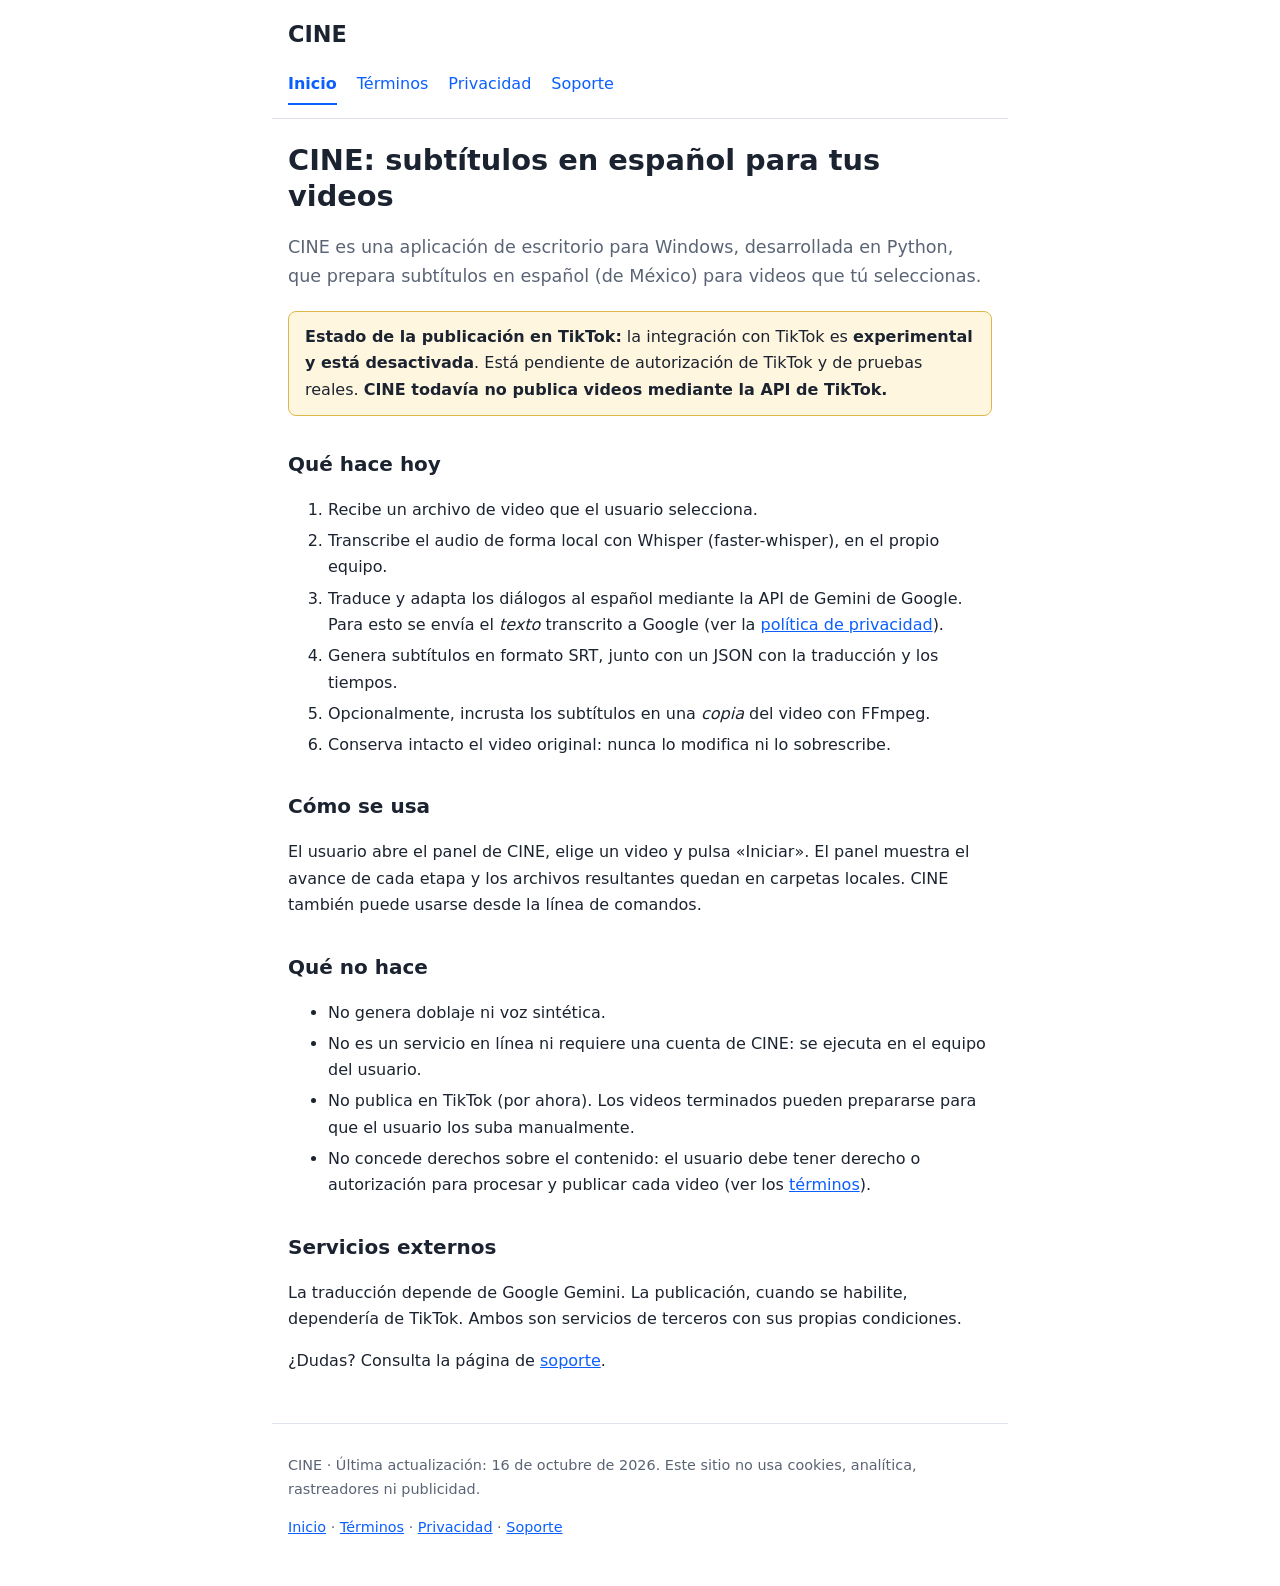
<file: index.html>
<!doctype html>
<html lang="es">
<head>
<meta charset="utf-8">
<meta name="viewport" content="width=device-width, initial-scale=1">
<title>Inicio · CINE</title>
<meta name="description" content="CINE: aplicación de escritorio para Windows que genera subtítulos en español para videos.">
<link rel="stylesheet" href="style.css">
</head>
<body>
<a class="skip" href="#contenido">Saltar al contenido</a>
<header>
<div class="brand">CINE</div>
<nav aria-label="Principal"><ul><li><a href="index.html" aria-current="page">Inicio</a></li><li><a href="terms.html">Términos</a></li><li><a href="privacy.html">Privacidad</a></li><li><a href="support.html">Soporte</a></li></ul></nav>
</header>
<main id="contenido">

<h1>CINE: subtítulos en español para tus videos</h1>
<p class="lead">CINE es una aplicación de escritorio para Windows, desarrollada en Python, que prepara subtítulos en español (de México) para videos que tú seleccionas.</p>
<div class="notice" role="note"><strong>Estado de la publicación en TikTok:</strong> la integración con TikTok es <strong>experimental y está desactivada</strong>. Está pendiente de autorización de TikTok y de pruebas reales. <strong>CINE todavía no publica videos mediante la API de TikTok.</strong></div>
<h2>Qué hace hoy</h2>
<ol>
<li>Recibe un archivo de video que el usuario selecciona.</li>
<li>Transcribe el audio de forma local con Whisper (faster-whisper), en el propio equipo.</li>
<li>Traduce y adapta los diálogos al español mediante la API de Gemini de Google. Para esto se envía el <em>texto</em> transcrito a Google (ver la <a href="privacy.html">política de privacidad</a>).</li>
<li>Genera subtítulos en formato SRT, junto con un JSON con la traducción y los tiempos.</li>
<li>Opcionalmente, incrusta los subtítulos en una <em>copia</em> del video con FFmpeg.</li>
<li>Conserva intacto el video original: nunca lo modifica ni lo sobrescribe.</li>
</ol>
<h2>Cómo se usa</h2>
<p>El usuario abre el panel de CINE, elige un video y pulsa «Iniciar». El panel muestra el avance de cada etapa y los archivos resultantes quedan en carpetas locales. CINE también puede usarse desde la línea de comandos.</p>
<h2>Qué no hace</h2>
<ul>
<li>No genera doblaje ni voz sintética.</li>
<li>No es un servicio en línea ni requiere una cuenta de CINE: se ejecuta en el equipo del usuario.</li>
<li>No publica en TikTok (por ahora). Los videos terminados pueden prepararse para que el usuario los suba manualmente.</li>
<li>No concede derechos sobre el contenido: el usuario debe tener derecho o autorización para procesar y publicar cada video (ver los <a href="terms.html">términos</a>).</li>
</ul>
<h2>Servicios externos</h2>
<p>La traducción depende de Google Gemini. La publicación, cuando se habilite, dependería de TikTok. Ambos son servicios de terceros con sus propias condiciones.</p>
<p>¿Dudas? Consulta la página de <a href="support.html">soporte</a>.</p>

</main>
<footer>
<p>CINE · Última actualización: 16 de octubre de 2026. Este sitio no usa cookies, analítica, rastreadores ni publicidad.</p>
<p><a href="index.html">Inicio</a> · <a href="terms.html">Términos</a> · <a href="privacy.html">Privacidad</a> · <a href="support.html">Soporte</a></p>
</footer>
</body>
</html>
</file>
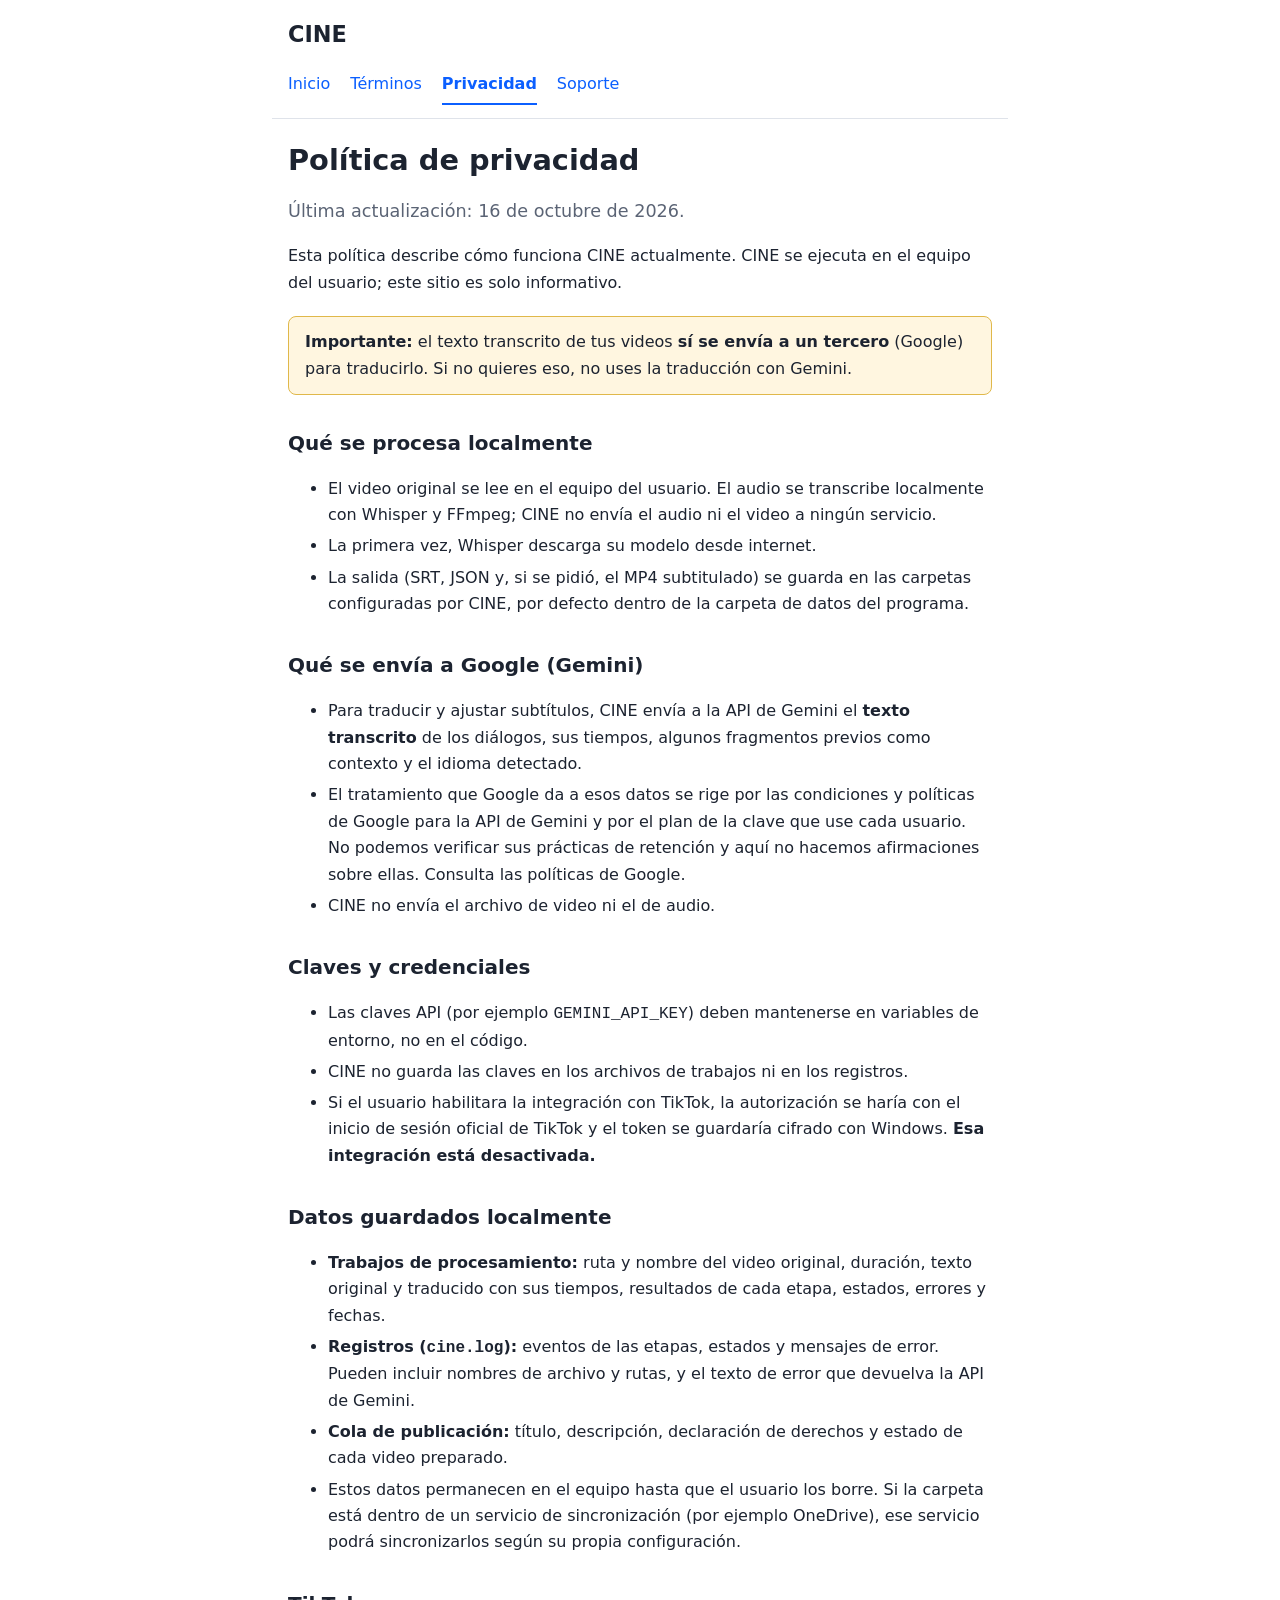
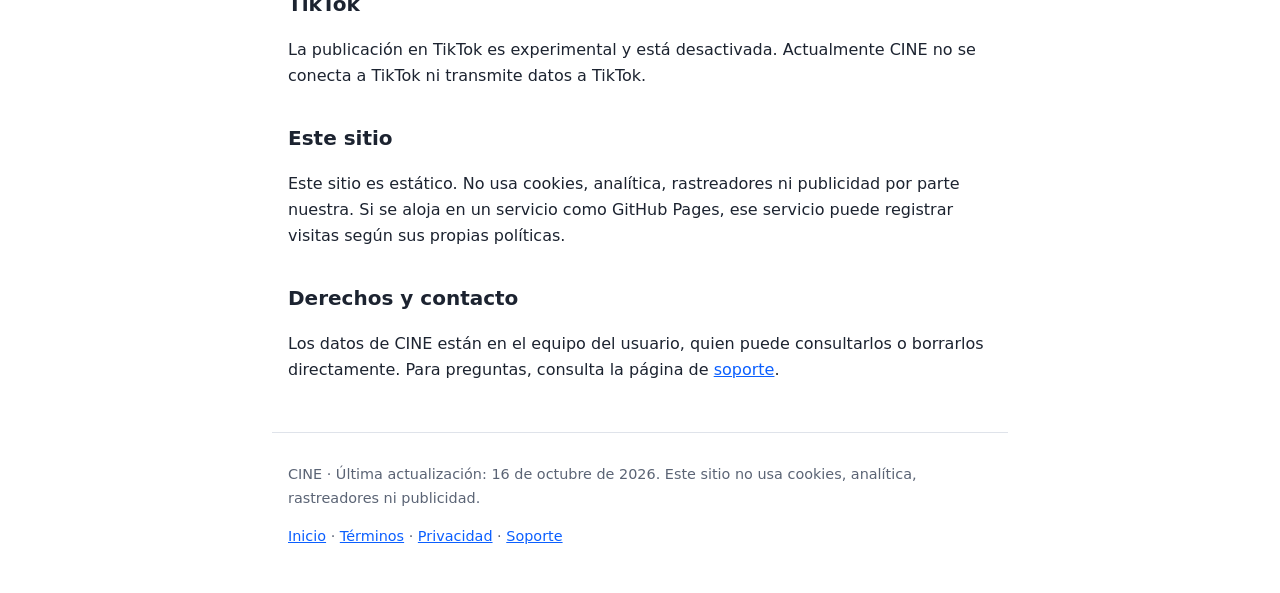
<file: privacy.html>
<!doctype html>
<html lang="es">
<head>
<meta charset="utf-8">
<meta name="viewport" content="width=device-width, initial-scale=1">
<title>Política de privacidad · CINE</title>
<meta name="description" content="Política de privacidad de CINE: qué datos se procesan y a dónde se envían.">
<link rel="stylesheet" href="style.css">
</head>
<body>
<a class="skip" href="#contenido">Saltar al contenido</a>
<header>
<div class="brand">CINE</div>
<nav aria-label="Principal"><ul><li><a href="index.html">Inicio</a></li><li><a href="terms.html">Términos</a></li><li><a href="privacy.html" aria-current="page">Privacidad</a></li><li><a href="support.html">Soporte</a></li></ul></nav>
</header>
<main id="contenido">

<h1>Política de privacidad</h1>
<p class="lead">Última actualización: 16 de octubre de 2026.</p>
<p>Esta política describe cómo funciona CINE actualmente. CINE se ejecuta en el equipo del usuario; este sitio es solo informativo.</p>
<div class="notice" role="note"><strong>Importante:</strong> el texto transcrito de tus videos <strong>sí se envía a un tercero</strong> (Google) para traducirlo. Si no quieres eso, no uses la traducción con Gemini.</div>
<h2>Qué se procesa localmente</h2>
<ul>
<li>El video original se lee en el equipo del usuario. El audio se transcribe localmente con Whisper y FFmpeg; CINE no envía el audio ni el video a ningún servicio.</li>
<li>La primera vez, Whisper descarga su modelo desde internet.</li>
<li>La salida (SRT, JSON y, si se pidió, el MP4 subtitulado) se guarda en las carpetas configuradas por CINE, por defecto dentro de la carpeta de datos del programa.</li>
</ul>
<h2>Qué se envía a Google (Gemini)</h2>
<ul>
<li>Para traducir y ajustar subtítulos, CINE envía a la API de Gemini el <strong>texto transcrito</strong> de los diálogos, sus tiempos, algunos fragmentos previos como contexto y el idioma detectado.</li>
<li>El tratamiento que Google da a esos datos se rige por las condiciones y políticas de Google para la API de Gemini y por el plan de la clave que use cada usuario. No podemos verificar sus prácticas de retención y aquí no hacemos afirmaciones sobre ellas. Consulta las políticas de Google.</li>
<li>CINE no envía el archivo de video ni el de audio.</li>
</ul>
<h2>Claves y credenciales</h2>
<ul>
<li>Las claves API (por ejemplo <code>GEMINI_API_KEY</code>) deben mantenerse en variables de entorno, no en el código.</li>
<li>CINE no guarda las claves en los archivos de trabajos ni en los registros.</li>
<li>Si el usuario habilitara la integración con TikTok, la autorización se haría con el inicio de sesión oficial de TikTok y el token se guardaría cifrado con Windows. <strong>Esa integración está desactivada.</strong></li>
</ul>
<h2>Datos guardados localmente</h2>
<ul>
<li><strong>Trabajos de procesamiento:</strong> ruta y nombre del video original, duración, texto original y traducido con sus tiempos, resultados de cada etapa, estados, errores y fechas.</li>
<li><strong>Registros (<code>cine.log</code>):</strong> eventos de las etapas, estados y mensajes de error. Pueden incluir nombres de archivo y rutas, y el texto de error que devuelva la API de Gemini.</li>
<li><strong>Cola de publicación:</strong> título, descripción, declaración de derechos y estado de cada video preparado.</li>
<li>Estos datos permanecen en el equipo hasta que el usuario los borre. Si la carpeta está dentro de un servicio de sincronización (por ejemplo OneDrive), ese servicio podrá sincronizarlos según su propia configuración.</li>
</ul>
<h2>TikTok</h2>
<p>La publicación en TikTok es experimental y está desactivada. Actualmente CINE no se conecta a TikTok ni transmite datos a TikTok.</p>
<h2>Este sitio</h2>
<p>Este sitio es estático. No usa cookies, analítica, rastreadores ni publicidad por parte nuestra. Si se aloja en un servicio como GitHub Pages, ese servicio puede registrar visitas según sus propias políticas.</p>
<h2>Derechos y contacto</h2>
<p>Los datos de CINE están en el equipo del usuario, quien puede consultarlos o borrarlos directamente. Para preguntas, consulta la página de <a href="support.html">soporte</a>.</p>

</main>
<footer>
<p>CINE · Última actualización: 16 de octubre de 2026. Este sitio no usa cookies, analítica, rastreadores ni publicidad.</p>
<p><a href="index.html">Inicio</a> · <a href="terms.html">Términos</a> · <a href="privacy.html">Privacidad</a> · <a href="support.html">Soporte</a></p>
</footer>
</body>
</html>
</file>
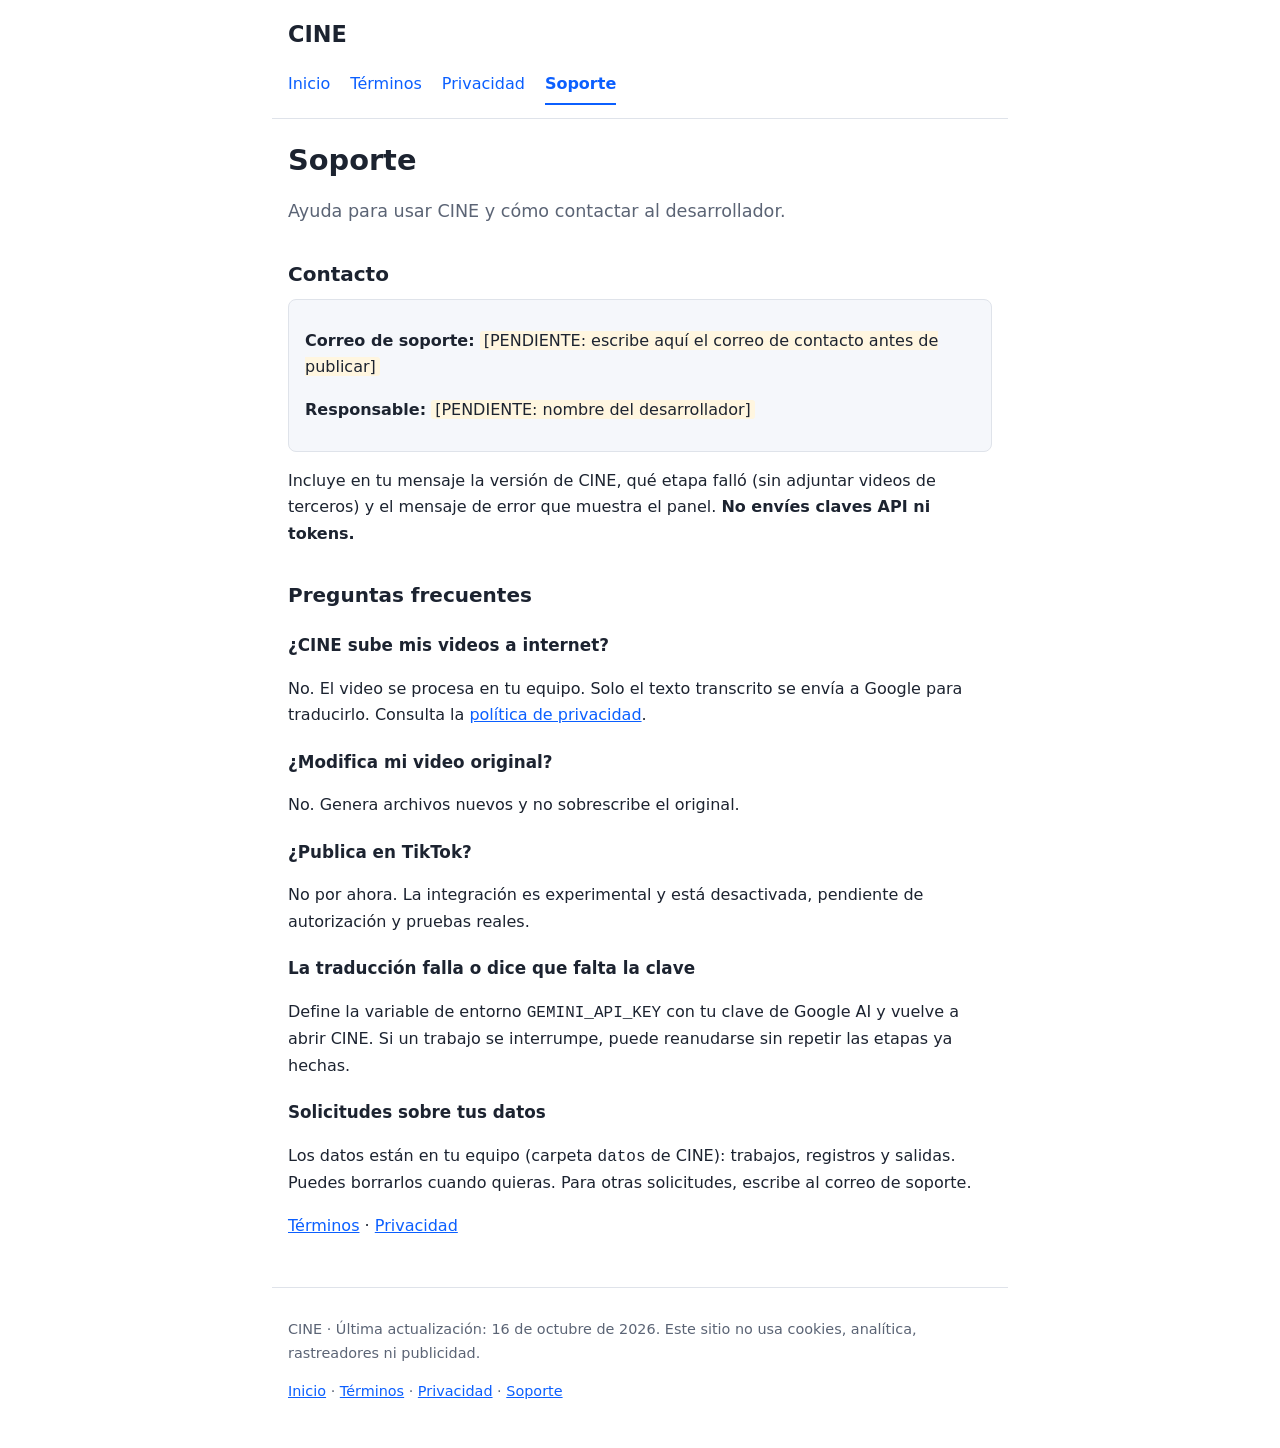
<file: support.html>
<!doctype html>
<html lang="es">
<head>
<meta charset="utf-8">
<meta name="viewport" content="width=device-width, initial-scale=1">
<title>Soporte · CINE</title>
<meta name="description" content="Soporte y contacto de CINE.">
<link rel="stylesheet" href="style.css">
</head>
<body>
<a class="skip" href="#contenido">Saltar al contenido</a>
<header>
<div class="brand">CINE</div>
<nav aria-label="Principal"><ul><li><a href="index.html">Inicio</a></li><li><a href="terms.html">Términos</a></li><li><a href="privacy.html">Privacidad</a></li><li><a href="support.html" aria-current="page">Soporte</a></li></ul></nav>
</header>
<main id="contenido">

<h1>Soporte</h1>
<p class="lead">Ayuda para usar CINE y cómo contactar al desarrollador.</p>
<h2>Contacto</h2>
<div class="card">
<p><strong>Correo de soporte:</strong> <span class="todo">[PENDIENTE: escribe aquí el correo de contacto antes de publicar]</span></p>
<p><strong>Responsable:</strong> <span class="todo">[PENDIENTE: nombre del desarrollador]</span></p>
</div>
<p>Incluye en tu mensaje la versión de CINE, qué etapa falló (sin adjuntar videos de terceros) y el mensaje de error que muestra el panel. <strong>No envíes claves API ni tokens.</strong></p>
<h2>Preguntas frecuentes</h2>
<h3>¿CINE sube mis videos a internet?</h3>
<p>No. El video se procesa en tu equipo. Solo el texto transcrito se envía a Google para traducirlo. Consulta la <a href="privacy.html">política de privacidad</a>.</p>
<h3>¿Modifica mi video original?</h3>
<p>No. Genera archivos nuevos y no sobrescribe el original.</p>
<h3>¿Publica en TikTok?</h3>
<p>No por ahora. La integración es experimental y está desactivada, pendiente de autorización y pruebas reales.</p>
<h3>La traducción falla o dice que falta la clave</h3>
<p>Define la variable de entorno <code>GEMINI_API_KEY</code> con tu clave de Google AI y vuelve a abrir CINE. Si un trabajo se interrumpe, puede reanudarse sin repetir las etapas ya hechas.</p>
<h3>Solicitudes sobre tus datos</h3>
<p>Los datos están en tu equipo (carpeta <code>datos</code> de CINE): trabajos, registros y salidas. Puedes borrarlos cuando quieras. Para otras solicitudes, escribe al correo de soporte.</p>
<p><a href="terms.html">Términos</a> · <a href="privacy.html">Privacidad</a></p>

</main>
<footer>
<p>CINE · Última actualización: 16 de octubre de 2026. Este sitio no usa cookies, analítica, rastreadores ni publicidad.</p>
<p><a href="index.html">Inicio</a> · <a href="terms.html">Términos</a> · <a href="privacy.html">Privacidad</a> · <a href="support.html">Soporte</a></p>
</footer>
</body>
</html>
</file>
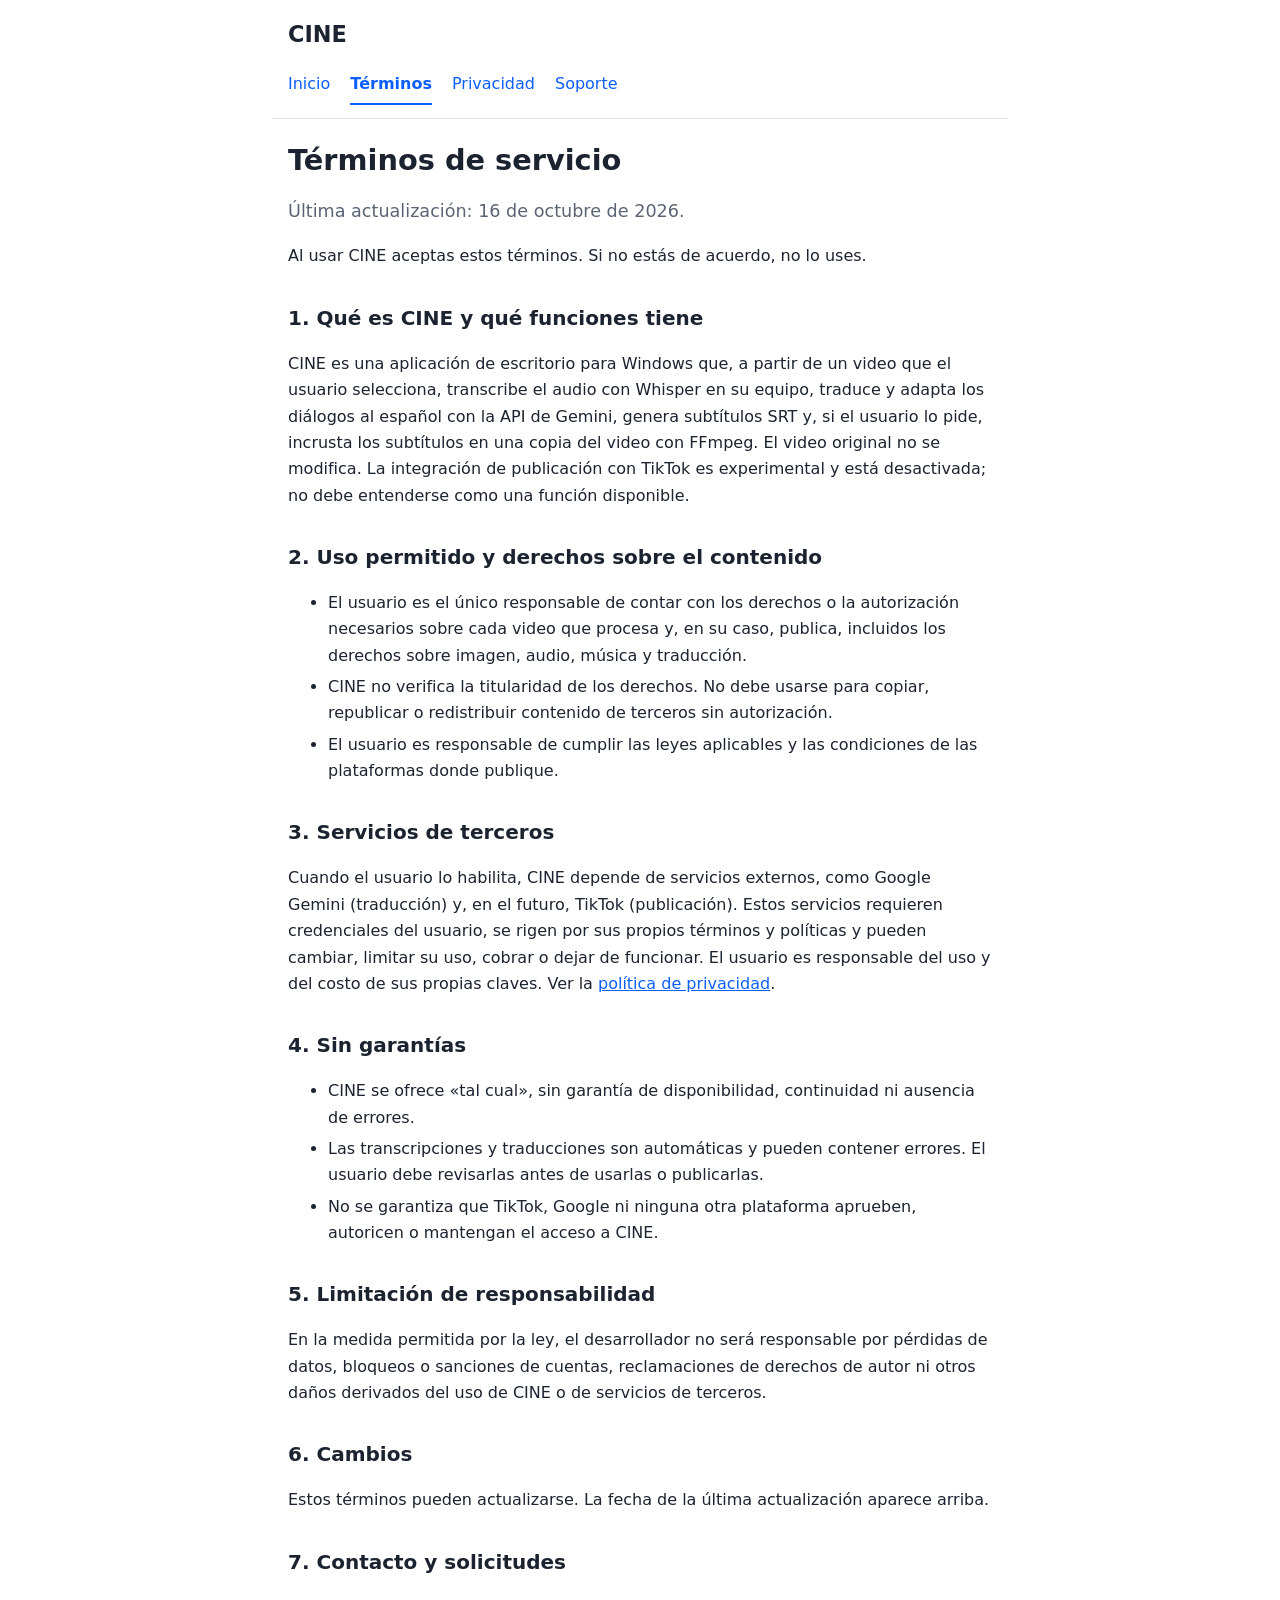
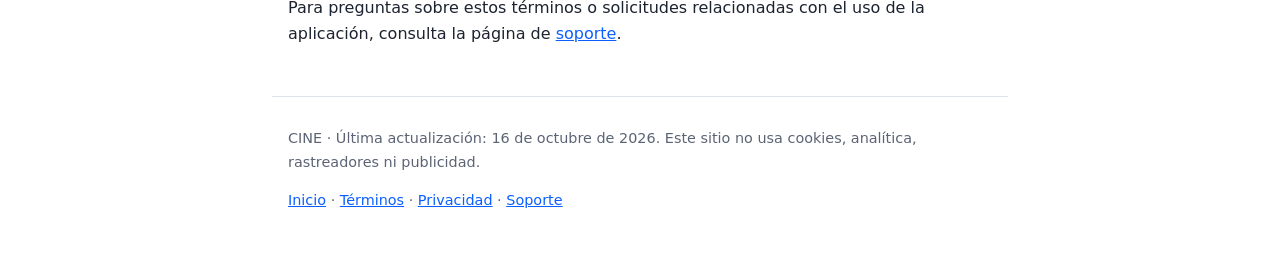
<file: terms.html>
<!doctype html>
<html lang="es">
<head>
<meta charset="utf-8">
<meta name="viewport" content="width=device-width, initial-scale=1">
<title>Términos de servicio · CINE</title>
<meta name="description" content="Términos de servicio de CINE.">
<link rel="stylesheet" href="style.css">
</head>
<body>
<a class="skip" href="#contenido">Saltar al contenido</a>
<header>
<div class="brand">CINE</div>
<nav aria-label="Principal"><ul><li><a href="index.html">Inicio</a></li><li><a href="terms.html" aria-current="page">Términos</a></li><li><a href="privacy.html">Privacidad</a></li><li><a href="support.html">Soporte</a></li></ul></nav>
</header>
<main id="contenido">

<h1>Términos de servicio</h1>
<p class="lead">Última actualización: 16 de octubre de 2026.</p>
<p>Al usar CINE aceptas estos términos. Si no estás de acuerdo, no lo uses.</p>
<h2>1. Qué es CINE y qué funciones tiene</h2>
<p>CINE es una aplicación de escritorio para Windows que, a partir de un video que el usuario selecciona, transcribe el audio con Whisper en su equipo, traduce y adapta los diálogos al español con la API de Gemini, genera subtítulos SRT y, si el usuario lo pide, incrusta los subtítulos en una copia del video con FFmpeg. El video original no se modifica. La integración de publicación con TikTok es experimental y está desactivada; no debe entenderse como una función disponible.</p>
<h2>2. Uso permitido y derechos sobre el contenido</h2>
<ul>
<li>El usuario es el único responsable de contar con los derechos o la autorización necesarios sobre cada video que procesa y, en su caso, publica, incluidos los derechos sobre imagen, audio, música y traducción.</li>
<li>CINE no verifica la titularidad de los derechos. No debe usarse para copiar, republicar o redistribuir contenido de terceros sin autorización.</li>
<li>El usuario es responsable de cumplir las leyes aplicables y las condiciones de las plataformas donde publique.</li>
</ul>
<h2>3. Servicios de terceros</h2>
<p>Cuando el usuario lo habilita, CINE depende de servicios externos, como Google Gemini (traducción) y, en el futuro, TikTok (publicación). Estos servicios requieren credenciales del usuario, se rigen por sus propios términos y políticas y pueden cambiar, limitar su uso, cobrar o dejar de funcionar. El usuario es responsable del uso y del costo de sus propias claves. Ver la <a href="privacy.html">política de privacidad</a>.</p>
<h2>4. Sin garantías</h2>
<ul>
<li>CINE se ofrece «tal cual», sin garantía de disponibilidad, continuidad ni ausencia de errores.</li>
<li>Las transcripciones y traducciones son automáticas y pueden contener errores. El usuario debe revisarlas antes de usarlas o publicarlas.</li>
<li>No se garantiza que TikTok, Google ni ninguna otra plataforma aprueben, autoricen o mantengan el acceso a CINE.</li>
</ul>
<h2>5. Limitación de responsabilidad</h2>
<p>En la medida permitida por la ley, el desarrollador no será responsable por pérdidas de datos, bloqueos o sanciones de cuentas, reclamaciones de derechos de autor ni otros daños derivados del uso de CINE o de servicios de terceros.</p>
<h2>6. Cambios</h2>
<p>Estos términos pueden actualizarse. La fecha de la última actualización aparece arriba.</p>
<h2>7. Contacto y solicitudes</h2>
<p>Para preguntas sobre estos términos o solicitudes relacionadas con el uso de la aplicación, consulta la página de <a href="support.html">soporte</a>.</p>

</main>
<footer>
<p>CINE · Última actualización: 16 de octubre de 2026. Este sitio no usa cookies, analítica, rastreadores ni publicidad.</p>
<p><a href="index.html">Inicio</a> · <a href="terms.html">Términos</a> · <a href="privacy.html">Privacidad</a> · <a href="support.html">Soporte</a></p>
</footer>
</body>
</html>
</file>
<file: style.css>
:root{--bg:#fff;--fg:#1c2330;--muted:#5b6475;--line:#dfe3ea;--accent:#0b5fff;--card:#f5f7fb;--warn-bg:#fff6e0;--warn-line:#e0b84a}
@media (prefers-color-scheme:dark){:root{--bg:#0f1117;--fg:#e5e7eb;--muted:#9aa3b5;--line:#2a2f3d;--accent:#6ea2ff;--card:#171a23;--warn-bg:#2a2208;--warn-line:#8a6d1c}}
*{box-sizing:border-box}
body{margin:0;background:var(--bg);color:var(--fg);font:1rem/1.65 system-ui,-apple-system,"Segoe UI",Roboto,sans-serif}
a{color:var(--accent)}a:focus-visible{outline:3px solid var(--accent);outline-offset:2px}
.skip{position:absolute;left:-999px}.skip:focus{left:1rem;top:1rem;background:var(--card);padding:.5rem 1rem;z-index:9}
header,main,footer{max-width:46rem;margin:0 auto;padding:0 1rem}
header{padding-top:1rem;padding-bottom:.5rem;border-bottom:1px solid var(--line)}
.brand{font-weight:700;font-size:1.4rem}
nav ul{list-style:none;margin:.5rem 0 0;padding:0;display:flex;flex-wrap:wrap;gap:.25rem 1.25rem}
nav a{display:inline-block;padding:.35rem 0;text-decoration:none}nav a[aria-current="page"]{font-weight:700;border-bottom:2px solid var(--accent)}
h1{font-size:1.8rem;line-height:1.25;margin:1.5rem 0 .5rem}h2{font-size:1.25rem;margin:2rem 0 .5rem}h3{font-size:1.05rem;margin:1.25rem 0 .25rem}
.lead{color:var(--muted);font-size:1.1rem}
.notice{background:var(--warn-bg);border:1px solid var(--warn-line);border-radius:8px;padding:.75rem 1rem;margin:1.25rem 0}
.card{background:var(--card);border:1px solid var(--line);border-radius:8px;padding:.75rem 1rem}
li{margin:.3rem 0}
.todo{background:var(--warn-bg);padding:0 .25rem;border-radius:3px}
footer{margin-top:3rem;padding-top:1rem;padding-bottom:2rem;border-top:1px solid var(--line);color:var(--muted);font-size:.9rem}
</file>
